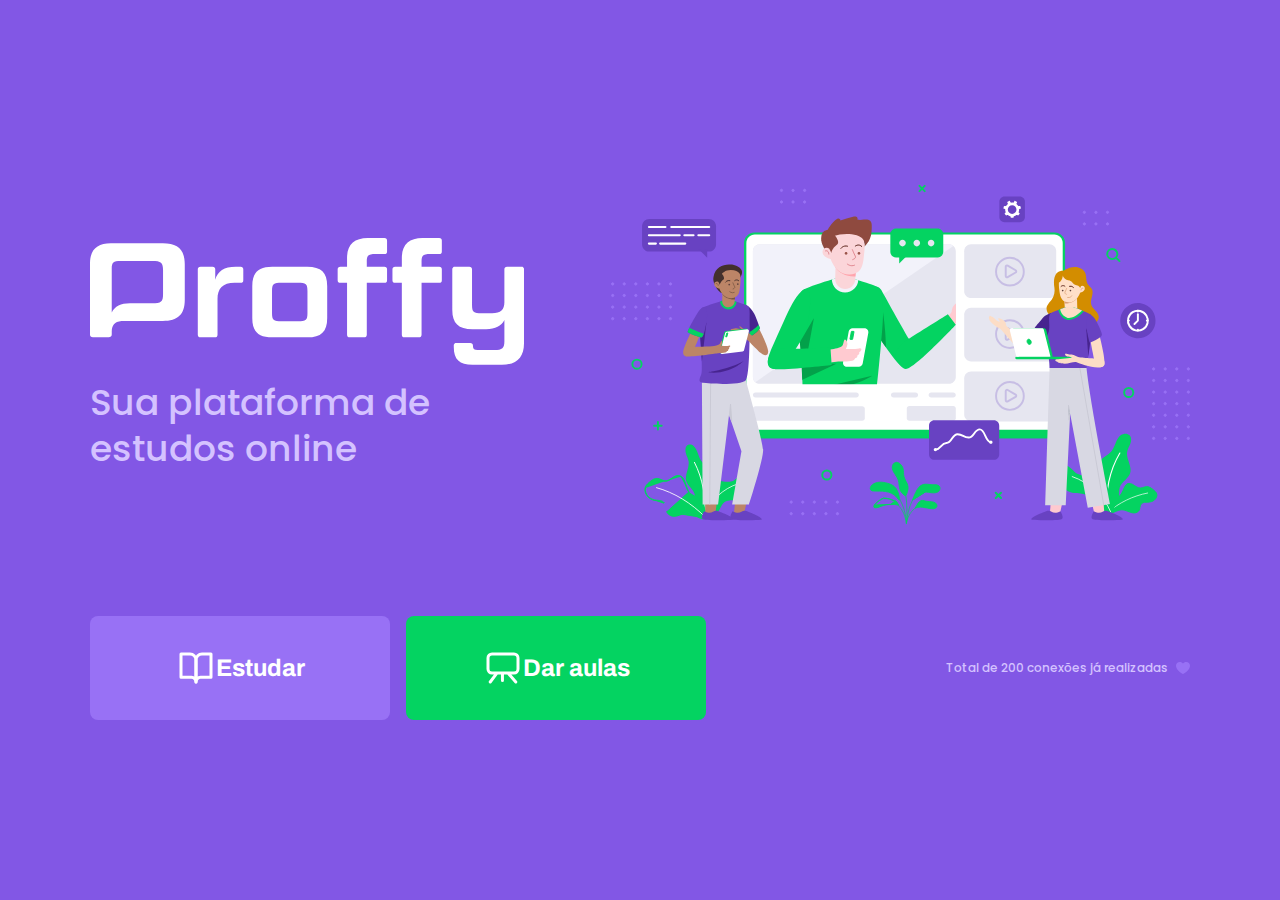
<file: index.html>
<!DOCTYPE html>
<html lang="pt_br">
<head>
    <meta charset="UTF-8">
    <meta name="viewport" content="width=device-width, initial-scale=1.0">
    <meta name="theme-color"content="#8257E5">
    
    <title>Proffy | Sua plataforma de estudo online</title>

    <link rel="shortcut icon" href="/images/favicon.png"type="image/png">    
    
    <link rel="stylesheet" href="/styles/main.css">
    <link rel="stylesheet" href="/styles/partials/page-landing.css">

   
    <link href="https://fonts.googleapis.com/css2?family=Archivo:wght@400;700&amp;family=Poppins:wght@400;600&amp;display=swap" rel="stylesheet">

</head>
<body id="page-landing" > 
<div id="container">
    <div class="logo-container">

        <img src="\images\logo.svg" alt="Proffy">
        <h2>Sua plataforma de estudos online</h2>
        
   
    </div>

    <img class="hero-image" src="/images/landing.svg" alt="Plataforma de Estudos">
  

    <div class="buttons-container">
        <a class="study" href="/study.html">
        <img src="images/icons/study.svg" alt="Estudar">Estudar
        </a>
        <a class="give-classes" href="/give-classes.html">
            <img src="images/icons/give-classes.svg" alt="Dar aulas ">Dar aulas 
            </a>
    </div>

    <p class="total-connections">
        Total de 200 conexões já realizadas
        <img src="/images/icons/purple-heart.svg" alt="Coração roxo">
    </p>

</div>

 
</body>
</html>
</file>
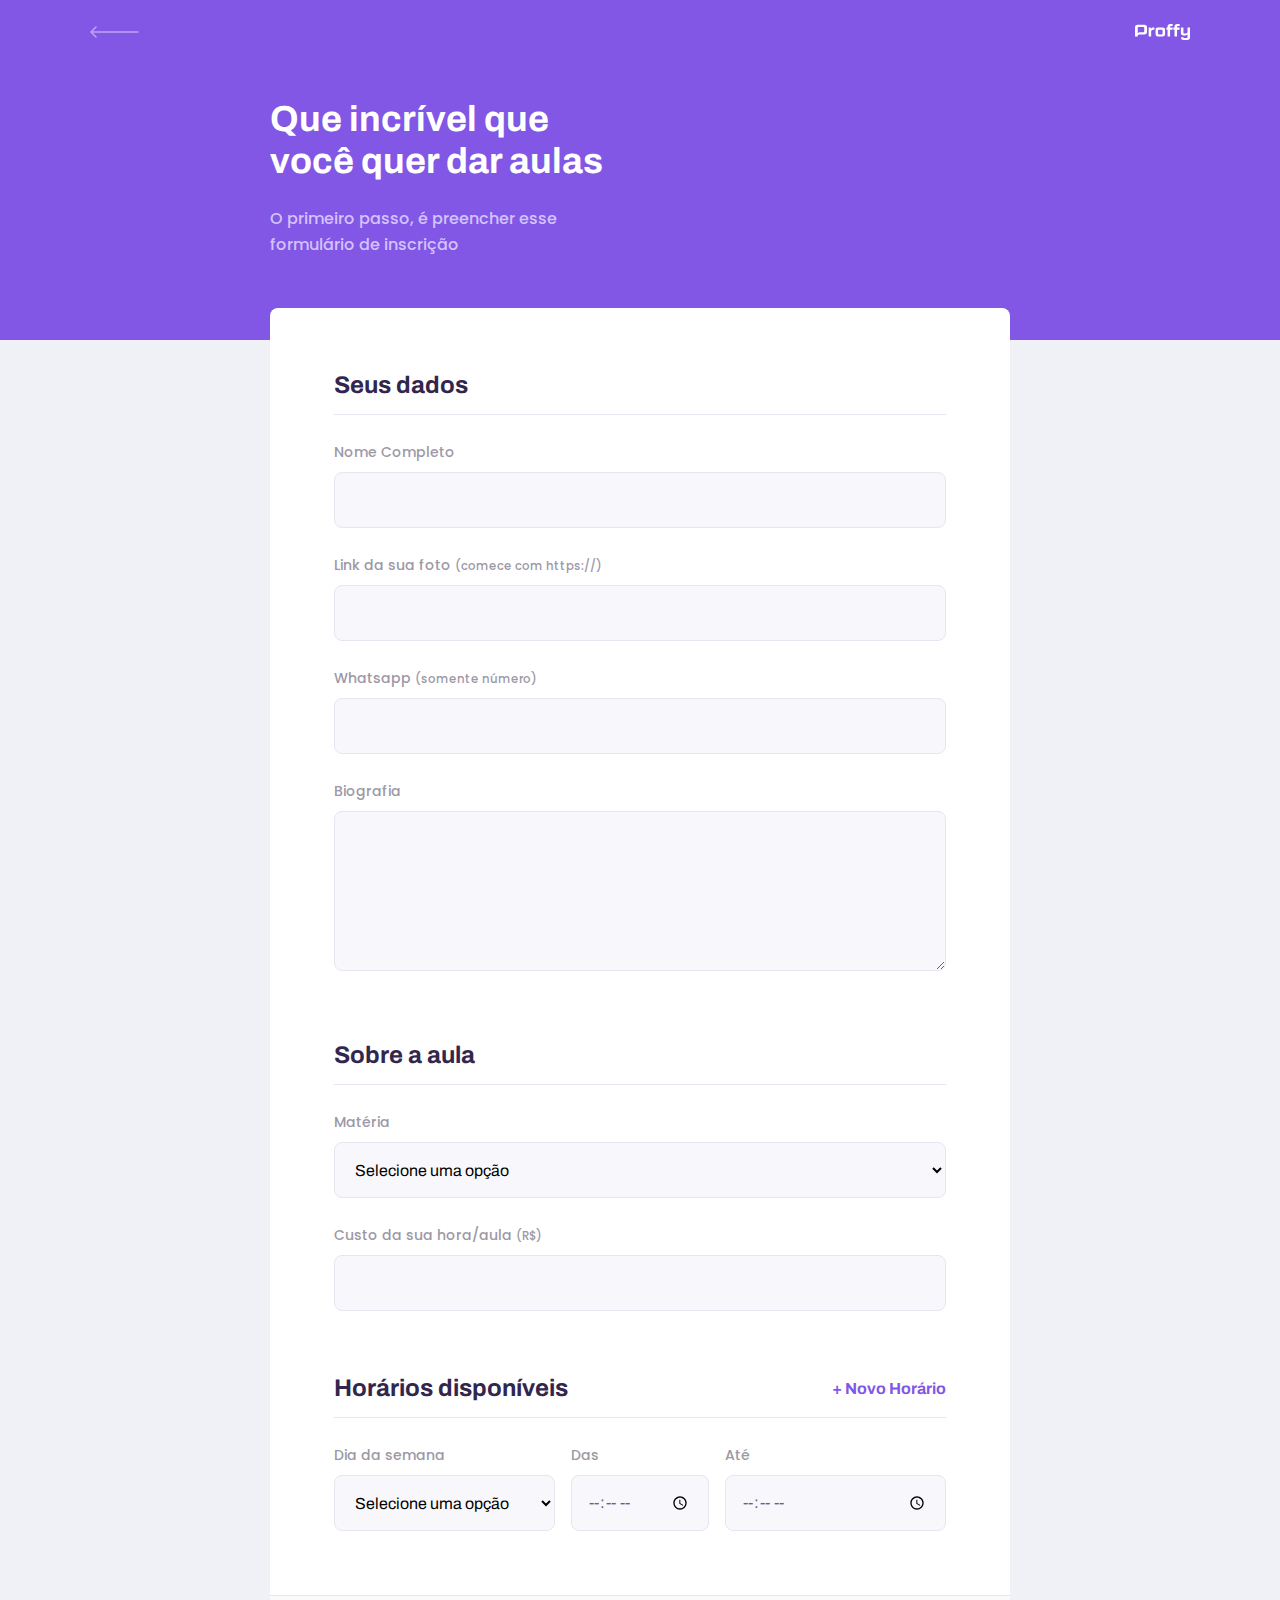
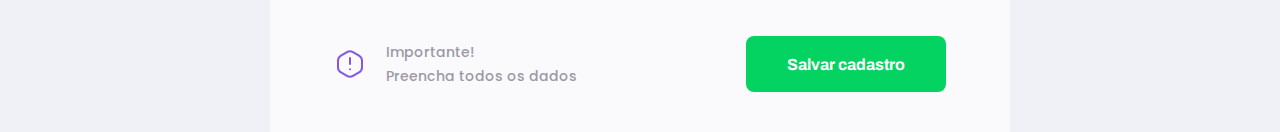
<file: give-classes.html>
<!DOCTYPE html>
<html lang="pt_br">
<head>
    <meta charset="UTF-8">
    <meta name="viewport" content="width=device-width, initial-scale=1.0">
    <title>Proffy | Sua plataforma de estudo online</title>

   

   <link rel="stylesheet" href="/styles/main.css">
   <link rel="stylesheet" href="/styles/partials/header.css">
   <link rel="stylesheet" href="/styles/partials/forms.css">
   <link rel="stylesheet" href="/styles/partials/page-give-classes.css">

   
    <link href="https://fonts.googleapis.com/css2?family=Archivo:wght@400;700&amp;family=Poppins:wght@400;600&amp;display=swap" rel="stylesheet">


    
    <script  src="/scripts/addField.js" defer></script>
    

</head>
<body id="page-give-classes" > 
<div id="container">
    <header class="page-header">
        <div class="top-bar-container">
            <a href="/">
            <img src="/images/icons/back.svg" alt="Voltar"></a>
            <img src="/images/logo.svg" alt="Proffy">
        </div>

        <div class="header-content">
            <strong>Que incrível que você quer dar aulas</strong>
            <p>O primeiro passo, é preencher esse formulário de inscrição</p>              
          
        </div>
    </header>

    <main>     
        <form action="" id="create-class">
            <fieldset>
                <legend>Seus dados</legend>
                <div class="input-block">
                    <label for="name"> Nome Completo</label>
                    <input name="name" id="name" required>
                </div>
                <div class ="input-block">
                    <label for="avatar">Link da sua foto <small>(comece com https://)</small></label>
                    <input name="avatar" id="avatar" type="url" required>
                </div>
                <div class="input-block">
                    <label for="whatsapp">Whatsapp <small>(somente número)</small></label>
                    <input name="whatsapp" id="whatsapp" type="number" required>
                </div>
                <div class="textarea-block">
                    <label for="bio">Biografia</label>
                    <textarea name="bio" id="bio" required></textarea>
                </div>
               

            </fieldset>

            <fieldset>
              <legend>Sobre a aula</legend>
              <div class="select-block">
                  <label for="subject">Matéria</label>
                 <select name="subject" id="subject"required>
                     <option value="">Selecione uma opção</option>
                     <option value="1">Artes</option>
                     <option value="2">Biologia</option>
                     <option value="3">Ciências</option>
                     <option value="4">Educação física</option>
                     <option value="5">Física</option>
                     <option value="6">Geografia</option>
                     <option value="7">História</option>
                     <option value="8">Matemática</option>
                     <option value="9">Português</option>
                     <option value="10">Química</option>
                 </select>
              </div>

              <div class="input-block">
                  <label for="cost">Custo da sua hora/aula 
                      <small>(R$)</small>
                      <input type="cost" id="cost"type="number"required>
                    </label>
              </div>
            </fieldset>

            <fieldset id="schedule-items">
                <legend>Horários disponíveis
                    <button type="button" id="add-time">+ Novo Horário</button>
                </legend>

                <div class="schedule-item">

                    <div class="select-block">
                        <label for="weekday">Dia da semana</label>
                        <select name="weekday[]" required>
                            <option value="">Selecione uma opção</option>
                            <option value="0">Domingo</option>
                            <option value="1">Segunda-feira</option>
                            <option value="2">Terça-feira</option>
                            <option value="3">Quarta-feira</option>
                            <option value="4">Quinta-feira</option>
                            <option value="5">Sexta-feira</option>
                            <option value="6">Sábado</option>
                        </select>
                    </div>

                    <div class="input-block">
                        <label for="time_from">Das</label>
                        <input type="time"  name="time_from[]" required>
                    </div>
                    <div class="input-block">
                        <label for="time_to">Até</label>
                        <input type="time"  name="time_to[]" required>
                    </div>
                </div>
             
            </fieldset>
        </form>
        <footer>
            <p>
                <img src="/images/icons/warning.svg" alt="Aviso Importante">
                Importante! <br>
                Preencha todos os dados
            </p>
            <button type="submit"form="create-class">Salvar cadastro</button>
        </footer>
    </main>
</div>


 
</body>
</html>
</file>
<file: styles/main.css>
:root {
    --color-background: #F0F0F7;
    --color-primary-lighter: #9871F5;
    --color-primary-light: #916BEA;
    --color-primary: #8257E5;
    --color-primary-dark: #774DD6;
    --color-primary-darker: #6842c2;
    --color-secondary: #04D361;
    --color-secondary-dark: #04BF58;
    --color-title-in-primary: #FFFFFF;
    --color-text-in-primary: #D4C2FF;
    --color-text-title: #32264D;
    --color-text-complement: #9C98A6;
    --color-text-base: #6A6180;
    --color-line-in-white: #E6E6F0;
    --color-input-background: #F8F8FC;
    --color-button-text: #FFFFFF;
    --color-box-base: #FFFFFF;
    --color-box-footer: #FAFAFC;
    --color-small-info: #C1BCCC;
    font-size: 60%; /* controle das medidas rem */
}

* {
    margin:0;
    padding:0;
    box-sizing:border-box;
}
html, 
body{
    height:100vh;
}


 body{    
    background:var(--color-background);
     display:flex;
     align-items:center;
     justify-content:center;       
 }


 body,
 input,
 button,
 textarea{
     font:500 1.6rem Poppins;
     color:var(--color-text-base);
 }

 
 #container{
     width:90vw;
     max-width:700px;
 }

 @media(min-width:700px){
     :root{
        font-size:62.5%;
     } 
    }
</file>
<file: styles/partials/page-landing.css>
#page-landing{
    background:var(--color-primary);
}
#page-landing #container{
    color:var(--color-text-in-primary);
}

.logo-container{
    text-align:center;
    margin-bottom:3.2rem;
}

.logo-container img {
    height: 10rem;

}



.logo-container h2{
    font-weight:500 ;
    font-size:3.6rem;
    line-height: 4.6rem;
    margin-top: 0.8rem;

}

.hero-image{
    width: 100%;
}

.buttons-container{
    display:flex;
    justify-content:center;

    margin:3.2rem 0;
}

.buttons-container a {
    width: 30rem;
    height: 10.4rem;

    border-radius: .8rem;
    margin-right: 1.6rem ;

    font:700 2.4rem Archivo;

    display:flex;
    align-items: center;
    justify-content: center;

    text-decoration: none;


    transition:background 0.2s;

    color: var(--color-button-text)
}



.button-container a img{
    width: 4rem;
    margin-right: 2.4rem;
}

.buttons-container a.study{
    background:var(--color-primary-lighter);
}

.buttons-container a.study:hover{
    background: var(--color-primary-light);
}

.buttons-container a.give-classes{
    background:var(--color-secondary);
    margin-right: 0;
}

.buttons-container a.give-classes:hover{
    background: var(--color-secondary-dark)
}


.total-connections{
    font-size: 1.8rem;

    display: flex;
    align-items: center;
    justify-content: center;
}


.total-connections img {
    margin-left:0.8rem;
}


@media (max-width: 699px) {
    :root {
      font-size: 40%;
    }
  }

@media (min-width:1100px) {
    #page-landing #container{
        max-width: 1100px;
        display:grid;
        grid-template-columns: 1fr 1fr 1fr;
        grid-template-rows: 350px 1fr;
        grid-template-areas:"proffy image image "
        "button button texting ";
        column-gap:87px;
        row-gap:86px;
    }

    .logo-container{
        grid-area: proffy;
        text-align:initial;
        align-self: center;
        margin: 0 ;
    }

    .logo-container img{
        height: 100%;
        height: 127px;

    }

    .hero-image{
        grid-area: image;
        height: 350px;
    }

    .buttons-container{
        grid-area: button;
        justify-content: flex-start;
        margin:0
    }

    .total-connections{
        grid-area: texting;
      justify-self: end;
      font-size: 1.2rem;
    }


}
</file>
<file: styles/partials/header.css>
.page-header{
    background-color: var(--color-primary);

    display: flex;
    flex-direction: column;
}

.page-header .top-bar-container{
    width: 90%;

    margin: 0 auto;

    display: flex;
    align-items:center;
    justify-content: space-between;

    padding: 1.6rem 0;
}
.page-header .top-bar-container a {
    height: 3.2rem;
    transition: opacity 0.2s;
}

.page-header .top-bar-container a:hover{
    opacity: 0.6;
}

.page-header .top-bar-container > img {
    height: 1.6rem;
}

.page-header .header-content{
    width: 90%;
    margin: 3.2rem auto ;
    position: relative;
}

.page-header .header-content p{
    max-width: 30rem;
    font-size: 1.6rem;
    line-height: 2.6rem;
    color: var(--color-text-in-primary);

    margin-top: 2.4rem;
}


.page-header .header-content strong{
    font: 700 3.6rem Archivo;
    line-height: 4.2rem;
    color: var(--color-title-in-primary);

}



@media (min-width:700px){   
    .page-header{
        height: 340px;
    }

    .page-header .top-bar-container{
        max-width: 1100px;
    }

    .page-header .header-content{
        max-width: 740px;

        margin: 0 auto ;

        flex: 1 1;
        padding-bottom: 48px;
        display: flex;
        flex-direction: column;
        justify-content: center;
    }

    .page-header .header-content strong{
        max-width: 350px;
    }


}
</file>
<file: styles/partials/forms.css>
.select-block label,
.input-block label,
.textarea-block label{
    font-size: 1.4rem;
    color: var(--color-text-complement);
}

.input-block input,
.select-block select,
.textarea-block textarea{
    width: 100%;
    height: 5.6rem;
    margin-top: 0.8rem;
    border-radius: 0.8rem;
    background: var(--color-input-background);
    border:1px solid var(--color-line-in-white);
    outline: 0;
    padding: 0 1.6rem;
    font:  1.6rem Archivo;
}

.textarea-block textarea{
    padding: 1.2rem 1.6rem;
    height: 16rem;

    resize: vertical;
}

.input-block{
    position:relative;
}



.input-block:focus-within::after,
.textarea-block:focus-within::after{
    content: "";

    width: calc(100% - 3.2rem);
    height: 2px;
   
    background: var(--color-primary-light);
    position:absolute;
    left:1.6rem;
    right: 1.6rem;
    bottom: 0px;
}
</file>
<file: styles/partials/page-give-classes.css>
#page-give-classes #container{
    width: 100vw;
    height: 100vh;
}


#page-give-classes .page-header .header-content{
    margin-bottom: 6.4rem;
}

#page-give-classes main { 
    background: var(--color-box-base);
    width: 100%;
    max-width: 74rem;
    border-radius: .8rem;
    margin: -3.2rem auto 3.2rem;
    padding-top: 6.4rem;
}

#page-give-classes fieldset{
    border: none;

    padding: 0 2.4rem;
}

#page-give-classes fieldset legend{
    font: 700 2.4rem Archivo;
    color: var(--color-text-title);
    margin-bottom: 2.4rem;

    display: flex;
    align-items: center;
    justify-content: space-between;

    width: 100%;

    padding-bottom: 1.6rem;
    border-bottom: 1px solid var(--color-line-in-white);


}


#page-give-classes fieldset legend button{
    background: none;
    border: 0;

    color: var(--color-primary);

    font: 700 1.6rem Archivo;
    
    cursor: pointer;

    transition: 0.2s;
}


#page-give-classes fieldset legend button:hover{
    color: var(--color-primary-dark);
}


#page-give-classes fieldset+fieldset{
    margin-top: 6.4rem;
}


#page-give-classes .input-block+.input-block,
#page-give-classes .input-block+.textarea-block,
#page-give-classes .select-block+.input-block{
    margin-top: 2.4rem;
}


#page-give-classes main footer{
    padding: 4rem 2.4rem;

    background: var(--color-box-footer);
    border-top: 1px solid var(--color-line-in-white);
    margin-top: 6.4rem;
}

#page-give-classes main footer p{
    display: flex;
    align-items: center;
    justify-content: center;

    font-size: 1.4rem;
    line-height: 2.4rem;

    color: var(--color-text-complement);
}

#page-give-classes main footer p img{
    margin-right: 2rem;
}

#page-give-classes main footer button{
    width: 100%;
    height: 5.6rem;
    background: var(--color-secondary);
    color: var(--color-button-text);
    border: 0;
    border-radius: .8rem;
    cursor: pointer;
    font: 700 1.6rem Archivo;
    
    display: flex;
    align-items: center;
    justify-content: center;
    text-decoration: none;
    transition: 0.2s;
    margin-top: 3.2rem;
}
#page-give-classes main footer button:hover{
    background: var(--color-secondary-dark);
}

.schedule-item+.schedule-item{
    margin-top:3.2rem;
    padding-top: 3.2rem;

    border-top: 1px solid var(--color-line-in-white);
}


@media(min-width:700px){


#page-give-classes #container{
    max-width:100vw;
    }

    #page-give-classes .page-header .header-content{
        margin-bottom:0;
    }

    #page-give-classes main fieldset{

    padding: 0 64px ;
    }

    .schedule-item{
        display: grid;
        grid-template-columns: 2fr 1fr 2fr;
        column-gap: 1.6rem;
    }

    #page-give-classes #schedule-items .select-block+.input-block,
    #page-give-classes #schedule-items .input-block+.input-block{
        margin-top: 0;
    }

    #page-give-classes main footer {
        padding: 40px 64px;

        display: flex;
        align-items: center;
        justify-content: space-between;
    }

    #page-give-classes main footer button{
        margin-top: 0;

        width: 200px;
    }
}
</file>
